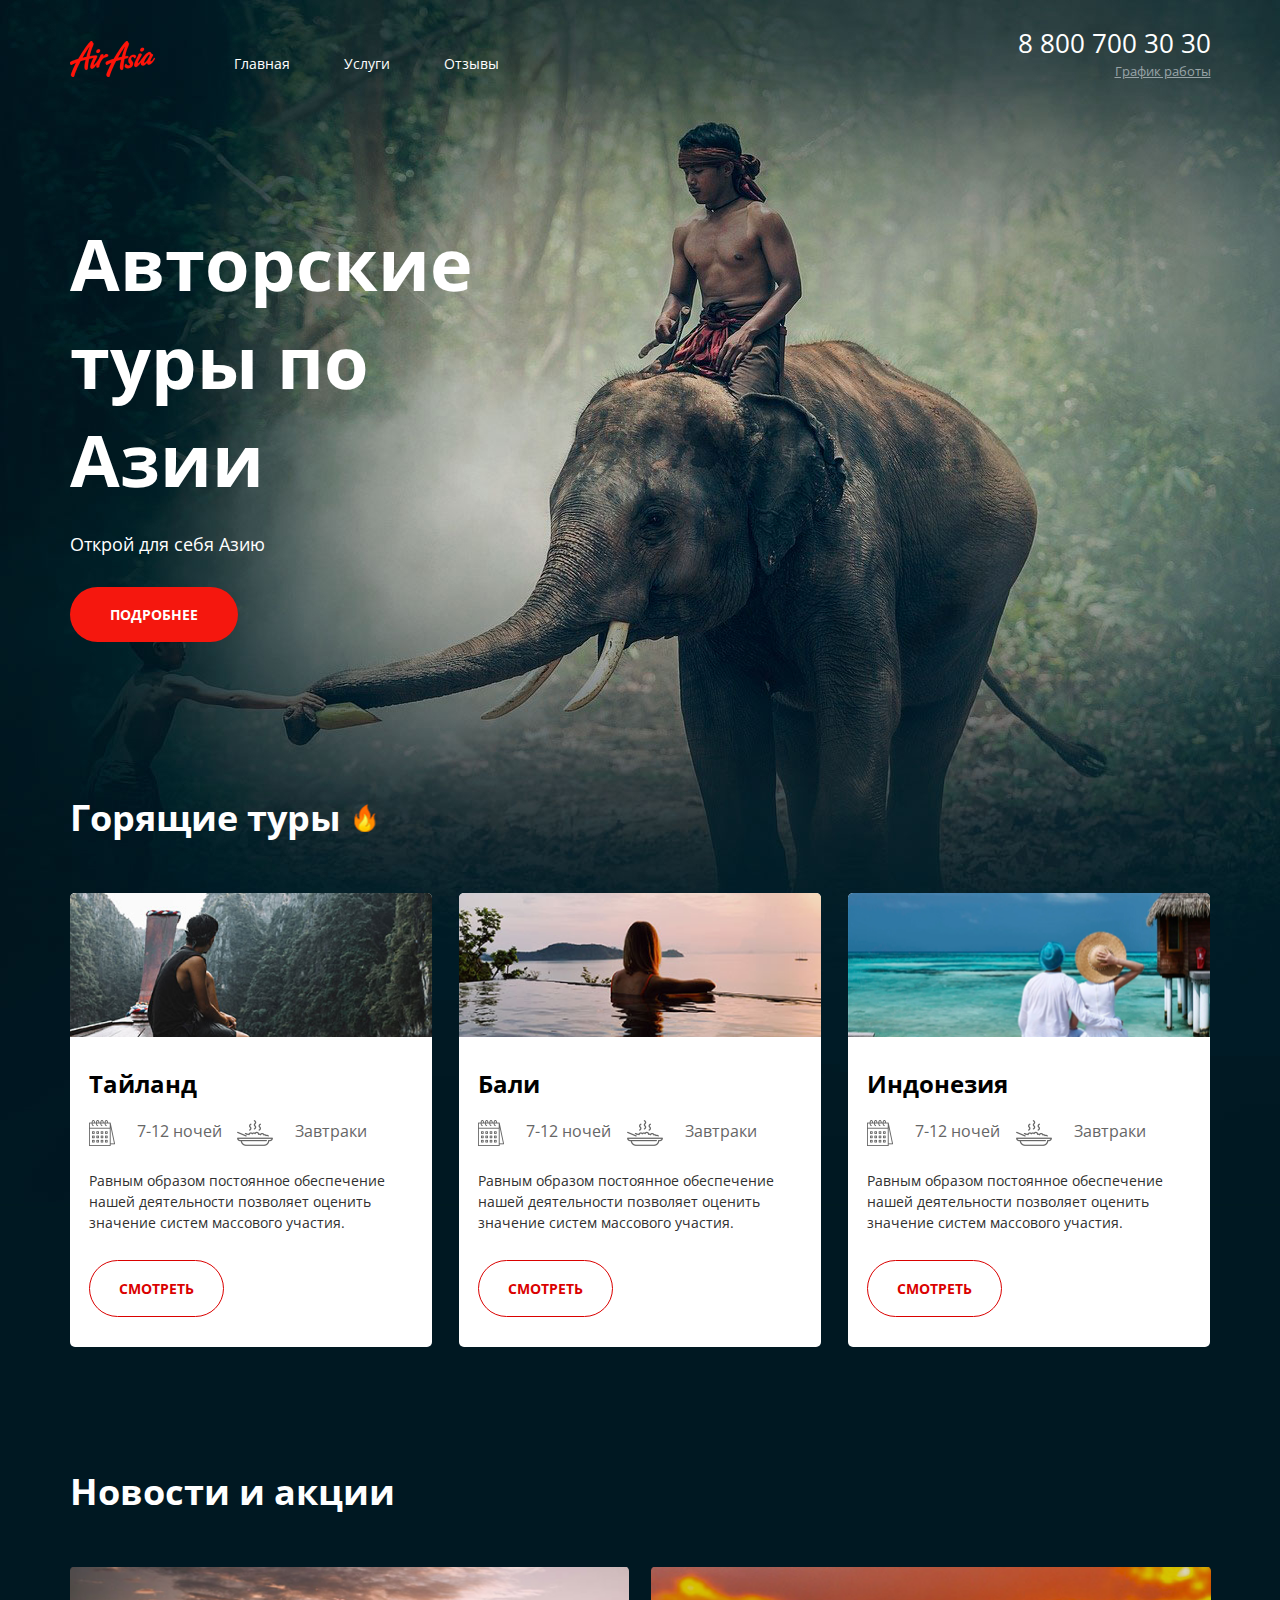
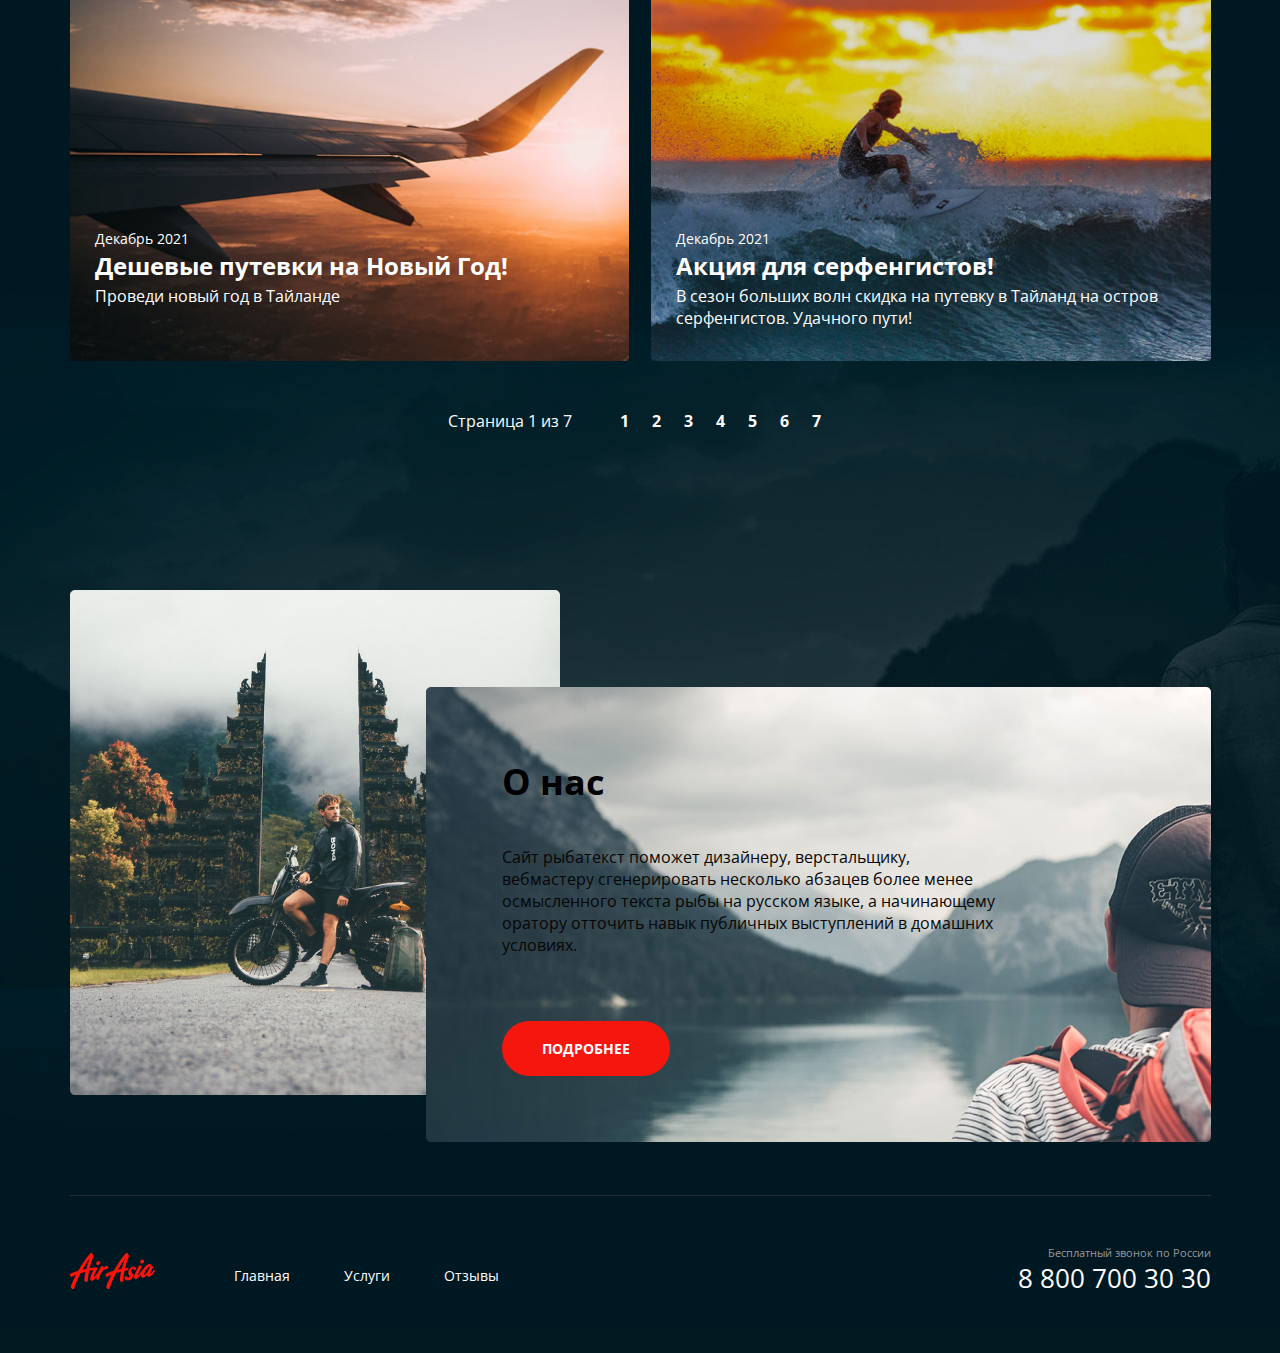
<file: air-asia/index.html>
<!DOCTYPE html>
<html lang="ru">
<head>
  <meta charset="UTF-8">
  <meta http-equiv="X-UA-Compatible" content="IE=edge">
  <meta name="viewport" content="width=1200, initial-scale=1.0">
  <title>Air Asia</title>
  <link rel="preconnect" href="https://fonts.googleapis.com">
  <link rel="preconnect" href="https://fonts.gstatic.com" crossorigin>
  <link href="https://fonts.googleapis.com/css2?family=Open+Sans:wght@400;700&display=swap" rel="stylesheet">
  <link rel="stylesheet" href="./css/main.css">
</head>
<body>
  <div class="wrapper wrapper--main">
    <div class="wrapper__content">
      <header class="header">
        <div class="container header__container">
          <div class="header__left">
            <a href="#" class="logo">
              <img src="./img/logo.png" alt="logo">
            </a>
            <nav class="menu">
              <ul class="menu__list">
                <li class="menu__item">
                  <a href="./index.html" class="menu__link">Главная</a>
                </li>
                <li class="menu__item">
                  <a href="./services.html" class="menu__link">Услуги</a>
                </li>
                <li class="menu__item">
                  <a href="./reviews.html" class="menu__link">Отзывы</a>
                </li>
              </ul>
            </nav>
          </div>
          <div class="header__right">
            <address class="contacts">
              <a href="tel:+78007003030" class="contacts__phone">8 800 700 30 30</a>
              <div class="dropdown">
                <div class="contacts__dropdown">График работы</div>
                <div class="dropdown__menu">
                  <div class="dropdown__list">
                    <div class="dropdown-triangle"></div>
                    <span class="dropdown__ilem dropdown__ilem--bold">пн-вс: 09:00 - 20:00</span>
                    <span class="dropdown__ilem">Обед: 14:00-14:30</span>
                  </div>
                </div>
              </div>
            </address>
          </div>
        </div>
      </header>
      <div class="maincontent">
        <section class="hello">
          <div class="container hello__container">
            <h1 class="hello__title">Авторские туры по Азии</h1>
            <div class="hello__text">Открой для себя Азию</div>
            <a href="#" class="button">Подробнее</a>
          </div>
        </section>

        <section class="offers">
          <div class="container">
            <h2 class="title title--fire">Горящие туры</h2>

            <ul class="offers__list">
              <li class="offers__item">
                <div class="offers__header">
                  <img src="./img/river.png" alt="river" class="offers__img">
                </div>
                <div class="offers__content">
                  <h4 class="offers__title">Тайланд</h4>
                  <div class="offers__features">
                    <div class="offers__feature">
                      <img src="./img/calendar.png" alt="calendar" class="offers__feature-icon">
                      <div class="offers__feature-text">7-12 ночей</div>
                    </div>
                    <div class="offers__feature">
                      <img src="./img/meal.png" alt="meal" class="offers__feature-icon">
                      <div class="offers__feature-text">Завтраки</div>
                    </div>
                  </div>
                  <p class="offers__text">
                    Равным образом постоянное обеспечение нашей деятельности позволяет оценить значение систем массового участия.
                  </p>
                  <a href="#" class="button button--offers button--light">Смотреть</a>
                </div>
              </li>

              <li class="offers__item">
                <div class="offers__header">
                  <img src="./img/pool.png" alt="pool" class="offers__img">
                </div>
                <div class="offers__content">
                  <h4 class="offers__title">Бали</h4>
                  <div class="offers__features">
                    <div class="offers__feature">
                      <img src="./img/calendar.png" alt="calendar" class="offers__feature-icon">
                      <div class="offers__feature-text">7-12 ночей</div>
                    </div>
                    <div class="offers__feature">
                      <img src="./img/meal.png" alt="meal" class="offers__feature-icon">
                      <div class="offers__feature-text">Завтраки</div>
                    </div>
                  </div>
                  <p class="offers__text">
                    Равным образом постоянное обеспечение нашей деятельности позволяет оценить значение систем массового участия.
                  </p>
                  <a href="#" class="button button--offers button--light">Смотреть</a>
                </div>
              </li>

              <li class="offers__item">
                <div class="offers__header">
                  <img src="./img/ocean.png" alt="ocean" class="offers__img">
                </div>
                <div class="offers__content">
                  <h4 class="offers__title">Индонезия</h4>
                  <div class="offers__features">
                    <div class="offers__feature">
                      <img src="./img/calendar.png" alt="calendar" class="offers__feature-icon">
                      <div class="offers__feature-text">7-12 ночей</div>
                    </div>
                    <div class="offers__feature">
                      <img src="./img/meal.png" alt="meal" class="offers__feature-icon">
                      <div class="offers__feature-text">Завтраки</div>
                    </div>
                  </div>
                  <p class="offers__text">
                    Равным образом постоянное обеспечение нашей деятельности позволяет оценить значение систем массового участия.
                  </p>
                  <a href="#" class="button button--offers button--light">Смотреть</a>
                </div>
              </li>
            </ul>
          </div>
        </section>

        <section class="news">
          <div class="container">
            <h2 class="title">Новости и акции</h2>
            <ul class="news">
              <li class="news__item single-news">
                <img src="./img/plain.png" alt="plain" class="single-news__img">
                <div class="single-news__content">
                  <time class="single-news__date">Декабрь 2021</time>
                  <div class="single-news__title">Дешевые путевки на Новый Год!</div>
                  <div class="single-news__text">Проведи новый год в Тайланде</div>
                </div>
              </li>

              <li class="news__item single-news">
                <img src="./img/Surfer.png" alt="surfer" class="single-news__img">
                <div class="single-news__content">
                  <time class="single-news__date">Декабрь 2021</time>
                  <div class="single-news__title">Акция для серфенгистов!</div>
                  <div class="single-news__text">В сезон больших волн скидка на путевку в Тайланд на остров серфенгистов. Удачного пути!</div>
                </div>
              </li>
            </ul>
          </div>
        </section>
        <div class="pagination">
          <div class="pagination__info">
            Страница 1 из 7
          </div>
          <ul class="pagination__list">
            <li class="pagination__item"> <a href="#" class="pagination__link">1</a></li>
            <li class="pagination__item"> <a href="#" class="pagination__link">2</a></li>
            <li class="pagination__item"> <a href="#" class="pagination__link">3</a></li>
            <li class="pagination__item"> <a href="#" class="pagination__link">4</a></li>
            <li class="pagination__item"> <a href="#" class="pagination__link">5</a></li>
            <li class="pagination__item"> <a href="#" class="pagination__link">6</a></li>
            <li class="pagination__item"> <a href="#" class="pagination__link">7</a></li>
          </ul>
        </div>

        <section class="about">
          <div class="container about__container">
            <img src="./img/gates.png" alt="gates" class="about__img">
            <div class="about__content">
                <img src="./img/mountains.png" alt="mountains" class="about__cover">
              <div class="about__info">
                <h2 class="title title--dark">О нас</h2>
                <p class="about__text">Сайт рыбатекст поможет дизайнеру, верстальщику, вебмастеру сгенерировать несколько абзацев более менее осмысленного текста рыбы на русском языке, а начинающему оратору отточить навык публичных выступлений в домашних условиях. </p>
                <a href="#" class="button">Подробнее</a>
              </div> 
            </div>
          </div>
        </section>
      </div>
    </div>

    <footer class="footer-container">
      <div class="container footer-container__content">
        <div class="footer">
          <div class="footer__col footer__col--align--left">  
            <a href="#" class="logo">
              <img src="./img/logo.png" alt="logo">
            </a>
            <nav class="menu">
              <ul class="menu__list">
                <li class="menu__item">
                  <a href="./index.html" class="menu__link">Главная</a>
                </li>
                <li class="menu__item">
                  <a href="./services.html" class="menu__link">Услуги</a>
                </li>
                <li class="menu__item">
                  <a href="./reviews.html" class="menu__link">Отзывы</a>
                </li>
              </ul>
            </nav>
          </div>
          <div class="footer__col footer__col--align--right">
            <ul class="social">
              <li class="social__item">
                <a href="#" class="social__link--tg">
                </a>
              </li>
              <li class="social__item">
                <a href="#" class="social__link--vk">
                </a>
              </li>
              <li class="social__item">
                <a href="#" class="social__link--fb">
                </a>
              </li>
              <li class="social__item">
                <a href="#" class="social__link--inst">
                </a>
              </li>
            </ul>
            <address class="contacts">
              <div class="contacts__desc">Бесплатный звонок по России</div>
              <h4>8 800 700 30 30</h4>
            </address>
          </div>
        </div>
      </div>
    </footer>
  </div>
</body>
</html>
</file>
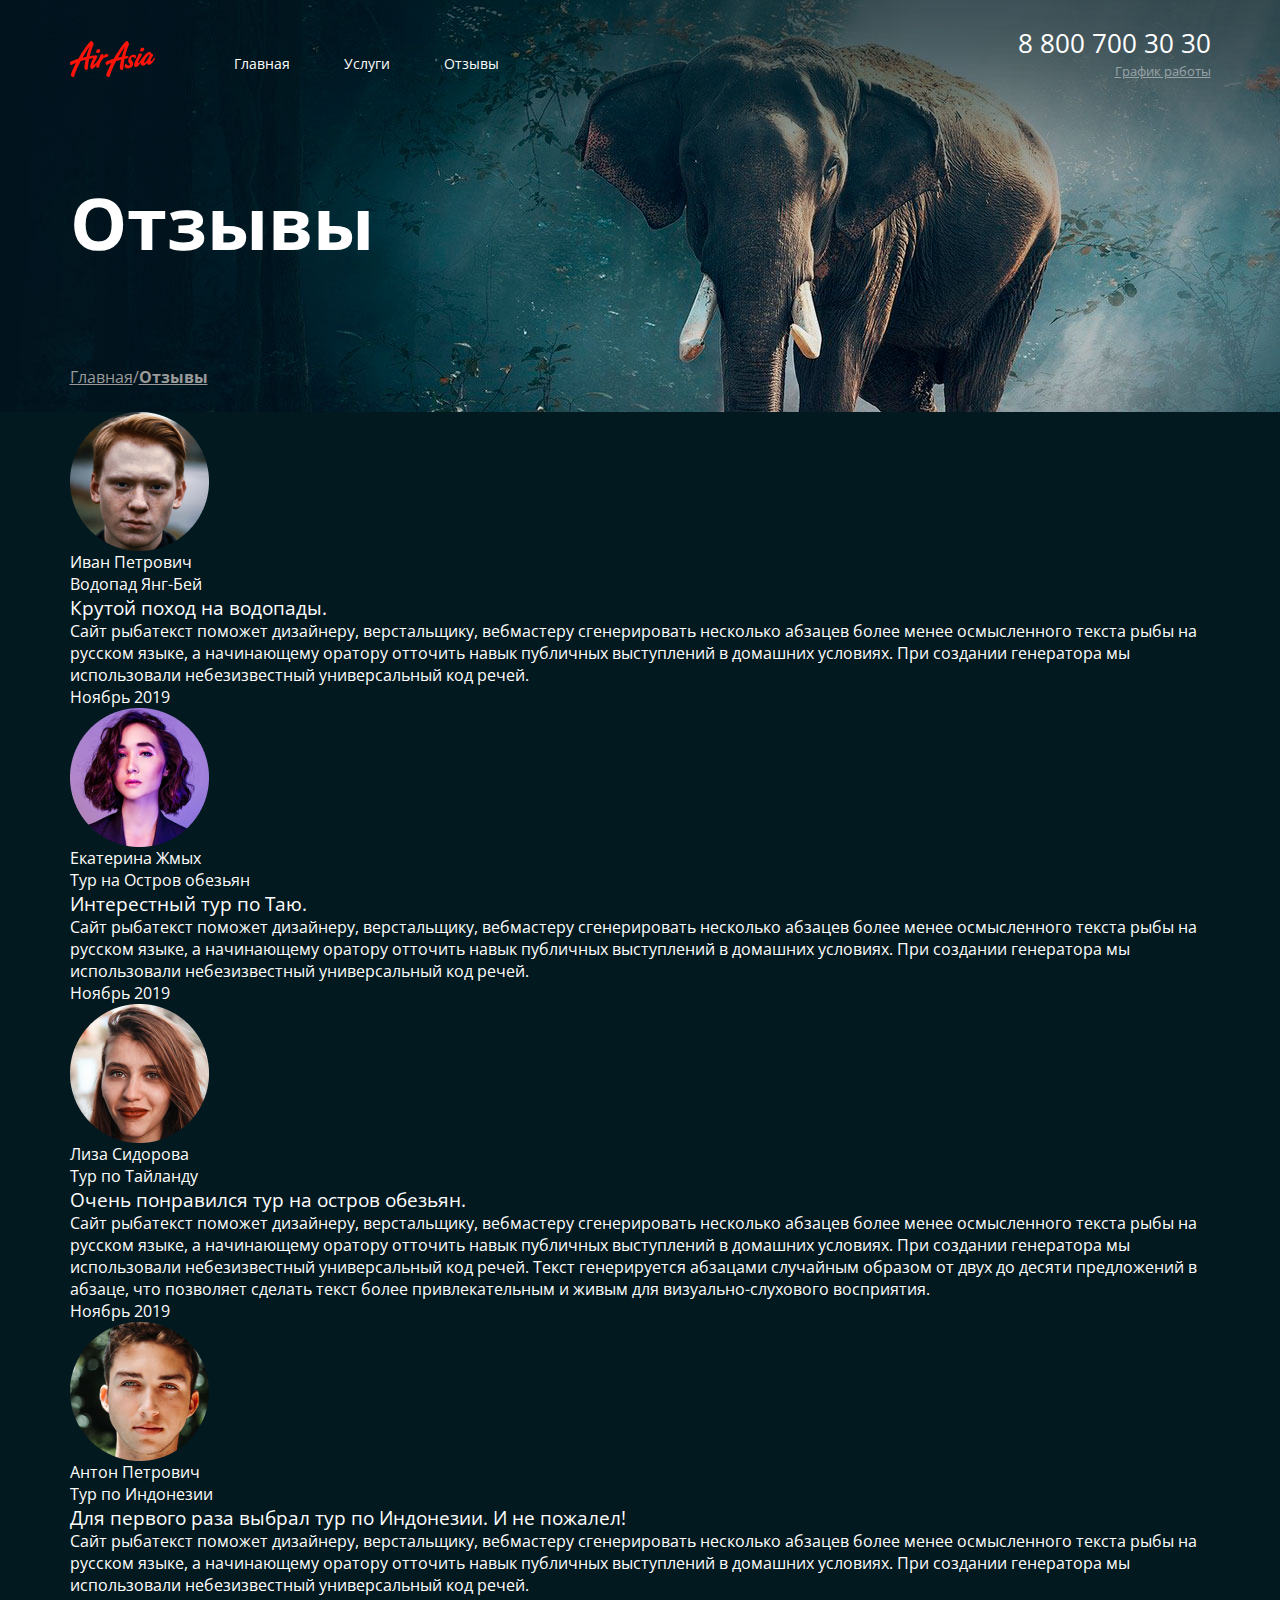
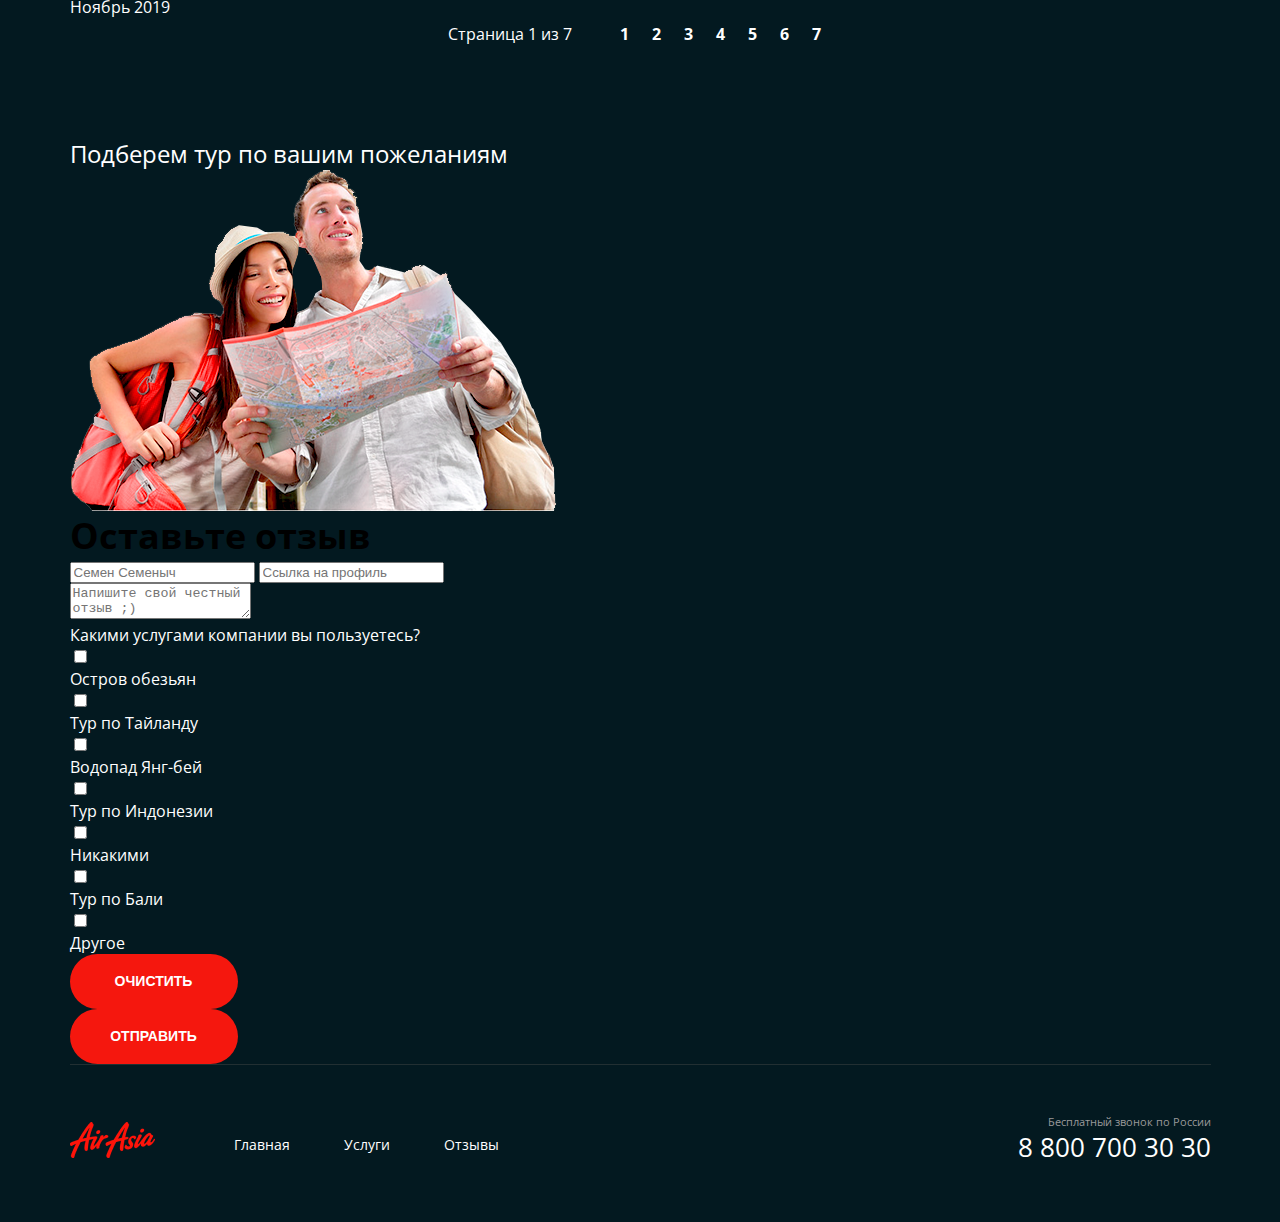
<file: air-asia/reviews.html>
<!DOCTYPE html>
<html lang="ru">
<head>
  <meta charset="UTF-8">
  <meta http-equiv="X-UA-Compatible" content="IE=edge">
  <meta name="viewport" content="width=1200, initial-scale=1.0">
  <title>Air Asia | Reviews</title>
  <link rel="preconnect" href="https://fonts.googleapis.com">
  <link rel="preconnect" href="https://fonts.gstatic.com" crossorigin>
  <link href="https://fonts.googleapis.com/css2?family=Open+Sans:wght@400;700&display=swap" rel="stylesheet">
  <link rel="stylesheet" href="./css/main.css">
</head>

<body>
  <div class="wrapper">
    <section class="top-line">
      <div class="container top-line__container">
        <header class="header services__header">
          <div class="container header__container">
            <div class="header__left">
              <a href="#" class="logo">
                <img src="./img/logo.png" alt="logo">
              </a>
              <nav class="menu">
                <ul class="menu__list">
                  <li class="menu__item">
                    <a href="./index.html" class="menu__link">Главная</a>
                  </li>
                  <li class="menu__item">
                    <a href="./services.html" class="menu__link">Услуги</a>
                  </li>
                  <li class="menu__item">
                    <a href="./reviews.html" class="menu__link">Отзывы</a>
                  </li>
                </ul>
              </nav>
            </div>
            <div class="header__right">
              <address class="contacts">
                <a href="tel:+78007003030" class="contacts__phone">8 800 700 30 30</a>
                <div class="dropdown">
                  <div class="contacts__dropdown">График работы</div>
                  <div class="dropdown__menu">
                    <div class="dropdown__list">
                      <div class="dropdown-triangle"></div>
                      <span class="dropdown__ilem dropdown__ilem--bold">пн-вс: 09:00 - 20:00</span>
                      <span class="dropdown__ilem">Обед: 14:00-14:30</span>
                    </div>
                  </div>
                </div>
              </address>
            </div>
          </div>
        </header>
        <h1 class="page__title">Отзывы</h1>
        <nav class="breadcrumbs">
          <ul class="breadcrumb__list">
            <li class="breadcrumb__item">
              <a href="./index.html" class="breadcrumb__link">Главная</a>
            </li>
            <li class="breadcrumb__item breadcrumb__item--active">
              <a href="./reviews.html" class="breadcrumb__link">Отзывы</a>
            </li>
          </ul>
        </nav>
      </div>
    </section>

    <main class="page-content">
      <div class="container reviews__container">
        <ul class="reviews__list">
          <li class="reviews__item review">
            <div class="review__header">
              <div class="review__photo">
                <div class="review__avatar">
                  <img src="./img/ivan.png" alt="" class="avatar__img">
                </div>
              </div>
              <div class="review__userdata">
                <a href="#" class="review__user">Иван Петрович</a>
                <ul class="revivew__tags">
                  <li class="revivew__tag-item tag tag--bg--green">Водопад Янг-Бей</li>
                </ul>
              </div>
            </div>
            <div class="review__content">
              <h3 class="review__title">Крутой поход на водопады.</h3>
              <div class="review__content--text">
                <p>
                  Сайт рыбатекст поможет дизайнеру, верстальщику, вебмастеру сгенерировать несколько абзацев более менее осмысленного текста рыбы на русском языке, а начинающему оратору отточить навык публичных выступлений в домашних условиях. При создании генератора мы использовали небезизвестный универсальный код речей. 
                </p>
              </div>
              <time class="review__date">Ноябрь 2019</time>
            </div>
          </li>
          <li class="reviews__item review">
            <div class="review__header">
              <div class="review__photo">
                <div class="review__avatar">
                  <img src="./img/ekaterina.png" alt="" class="avatar__img">
                </div>
              </div>
              <div class="review__userdata">
                <a href="#" class="review__user">Екатерина Жмых</a>
                <ul class="revivew__tags">
                  <li class="revivew__tag-item tag tag--bg--green">Тур на Остров обезьян</li>
                </ul>
              </div>
            </div>
            <div class="review__content">
              <h3 class="review__title">Интерестный тур по Таю.</h3>
              <div class="review__content--text">
                <p>
                  Сайт рыбатекст поможет дизайнеру, верстальщику, вебмастеру сгенерировать несколько абзацев более менее осмысленного текста рыбы на русском языке, а начинающему оратору отточить навык публичных выступлений в домашних условиях. При создании генератора мы использовали небезизвестный универсальный код речей. 
                </p>
              </div>
              <time class="review__date">Ноябрь 2019</time>
            </div>
          </li>
          <li class="reviews__item review">
            <div class="review__header">
              <div class="review__photo">
                <div class="review__avatar">
                  <img src="./img/lisa.png" alt="" class="avatar__img">
                </div>
              </div>
              <div class="review__userdata">
                <a href="#" class="review__user">Лиза Сидорова</a>
                <ul class="revivew__tags">
                  <li class="revivew__tag-item tag tag--bg--green">Тур по Тайланду</li>
                </ul>
              </div>
            </div>
            <div class="review__content">
              <h3 class="review__title review__title--left ">Очень понравился тур на остров обезьян.</h3>
              <div class="review__content--text">
                <p>
                  Сайт рыбатекст поможет дизайнеру, верстальщику, вебмастеру сгенерировать несколько абзацев более менее осмысленного текста рыбы на русском языке, а начинающему оратору отточить навык публичных выступлений в домашних условиях. При создании генератора мы использовали небезизвестный универсальный код речей. Текст генерируется абзацами случайным образом от двух до десяти предложений в абзаце, что позволяет сделать текст более привлекательным и живым для визуально-слухового восприятия.
                </p>
              </div>
              <time class="review__date">Ноябрь 2019</time>
            </div>
          </li>
          <li class="reviews__item review">
            <div class="review__header">
              <div class="review__photo">
                <div class="review__avatar">
                  <img src="./img/anton.png" alt="" class="avatar__img">
                </div>
              </div>
              <div class="review__userdata">
                <a href="#" class="review__user">Антон Петрович</a>
                <ul class="revivew__tags">
                  <li class="revivew__tag-item tag tag--bg--green">Тур по Индонезии</li>
                </ul>
              </div>
            </div>
            <div class="review__content">
              <h3 class="review__title review__title--left">Для первого раза выбрал тур по Индонезии. И не пожалел!</h3>
              <div class="review__content--text">
                <p>
                  Сайт рыбатекст поможет дизайнеру, верстальщику, вебмастеру сгенерировать несколько абзацев более менее осмысленного текста рыбы на русском языке, а начинающему оратору отточить навык публичных выступлений в домашних условиях. При создании генератора мы использовали небезизвестный универсальный код речей. 
                </p>
              </div>
              <time class="review__date">Ноябрь 2019</time>
            </div>
          </li>
        </ul>

        <div class="pagination pagination--lite">
          <div class="pagination__info">
            Страница 1 из 7
          </div>
          <ul class="pagination__list">
            <li class="pagination__item pagination__item--red"> <a href="#" class="pagination__link">1</a></li>
            <li class="pagination__item pagination__item--red"> <a href="#" class="pagination__link">2</a></li>
            <li class="pagination__item pagination__item--red"> <a href="#" class="pagination__link">3</a></li>
            <li class="pagination__item pagination__item--red"> <a href="#" class="pagination__link">4</a></li>
            <li class="pagination__item pagination__item--red"> <a href="#" class="pagination__link">5</a></li>
            <li class="pagination__item pagination__item--red"> <a href="#" class="pagination__link">6</a></li>
            <li class="pagination__item pagination__item--red"> <a href="#" class="pagination__link">7</a></li>
          </ul>
        </div>
      </div>
    </main>

    <section class="separator">
      <div class="container">
        <div class="separator__content">
          <h2 class="separator__title">
            Подберем тур по вашим пожеланиям
          </h2>
          <img src="./img/family.png" alt="" class="separator__img">
        </div>
      </div>
    </section>

    <section class="inner-section inner-section--bg--grey">
      <div class="container container__controls">
        <h2 class="title inner-section__title title--dark">Оставьте отзыв</h2>
        <form class="form">
          <div class="form__row">
            <input type="text" placeholder="Семен Семеныч" class="form__input">
            <input type="text" placeholder="Ссылка на профиль" class="form__input">
          </div>
          <div class="form__row">
            <textarea  placeholder="Напишите свой честный отзыв ;)" class="form__input form__input--textarea"></textarea>
          </div>
          <div class="form__controls">
            <div class="form__controls-title">Какими услугами компании вы пользуетесь?</div>
            <ul class="controls">
              <li class="controls__item">
                <label class="controls__elem">
                  <input type="checkbox" class="controls__checkbox">
                  <div class="tag controls__tag">Остров обезьян</div>
                </label>
              </li>
              <li class="controls__item">
                <label class="controls__elem">
                  <input type="checkbox" class="controls__checkbox">
                  <div class="tag controls__tag">Тур по Тайланду</div>
                </label>
              </li>
              <li class="controls__item">
                <label class="controls__elem">
                  <input type="checkbox" class="controls__checkbox">
                  <div class="tag controls__tag">Водопад Янг-бей</div>
                </label>
              </li>
              <li class="controls__item">
                <label class="controls__elem">
                  <input type="checkbox" class="controls__checkbox">
                  <div class="tag controls__tag">Тур по Индонезии</div>
                </label>
              </li>
              <li class="controls__item">
                <label class="controls__elem">
                  <input type="checkbox" class="controls__checkbox">
                  <div class="tag controls__tag">Никакими</div>
                </label>
              </li>
              <li class="controls__item">
                <label class="controls__elem">
                  <input type="checkbox" class="controls__checkbox">
                  <div class="tag controls__tag">Тур по Бали</div>
                </label>
              </li>
              <li class="controls__item">
                <label class="controls__elem">
                  <input type="checkbox" class="controls__checkbox">
                  <div class="tag controls__tag">Другое</div>
                </label>
              </li>
            </ul>
          </div>
          <div class="form__btns">
            <button type="reset" class="button form__button button--color--black">Очистить</button>
            <button type="submit" class="button form__button">Отправить</button>
          </div>
        </form>
      </div>    
    </section>
    
    <footer class="footer-container">
      <div class="container footer-container__content">
        <div class="footer">
          <div class="footer__col footer__col--align--left">  
            <a href="#" class="logo">
              <img src="./img/logo.png" alt="logo">
            </a>
            <nav class="menu">
              <ul class="menu__list">
                <li class="menu__item">
                  <a href="./index.html" class="menu__link">Главная</a>
                </li>
                <li class="menu__item">
                  <a href="./services.html" class="menu__link">Услуги</a>
                </li>
                <li class="menu__item">
                  <a href="./reviews.html" class="menu__link">Отзывы</a>
                </li>
              </ul>
            </nav>
          </div>
          <div class="footer__col footer__col--align--right">
            <ul class="social">
              <li class="social__item">
                <a href="#" class="social__link--tg">
                </a>
              </li>
              <li class="social__item">
                <a href="#" class="social__link--vk">
                </a>
              </li>
              <li class="social__item">
                <a href="#" class="social__link--fb">
                </a>
              </li>
              <li class="social__item">
                <a href="#" class="social__link--inst">
                </a>
              </li>
            </ul>
            <address class="contacts">
              <div class="contacts__desc">Бесплатный звонок по России</div>
              <h4>8 800 700 30 30</h4>
            </address>
          </div>
        </div>
      </div>
    </footer>

  </div>
</body>


</html>
</file>
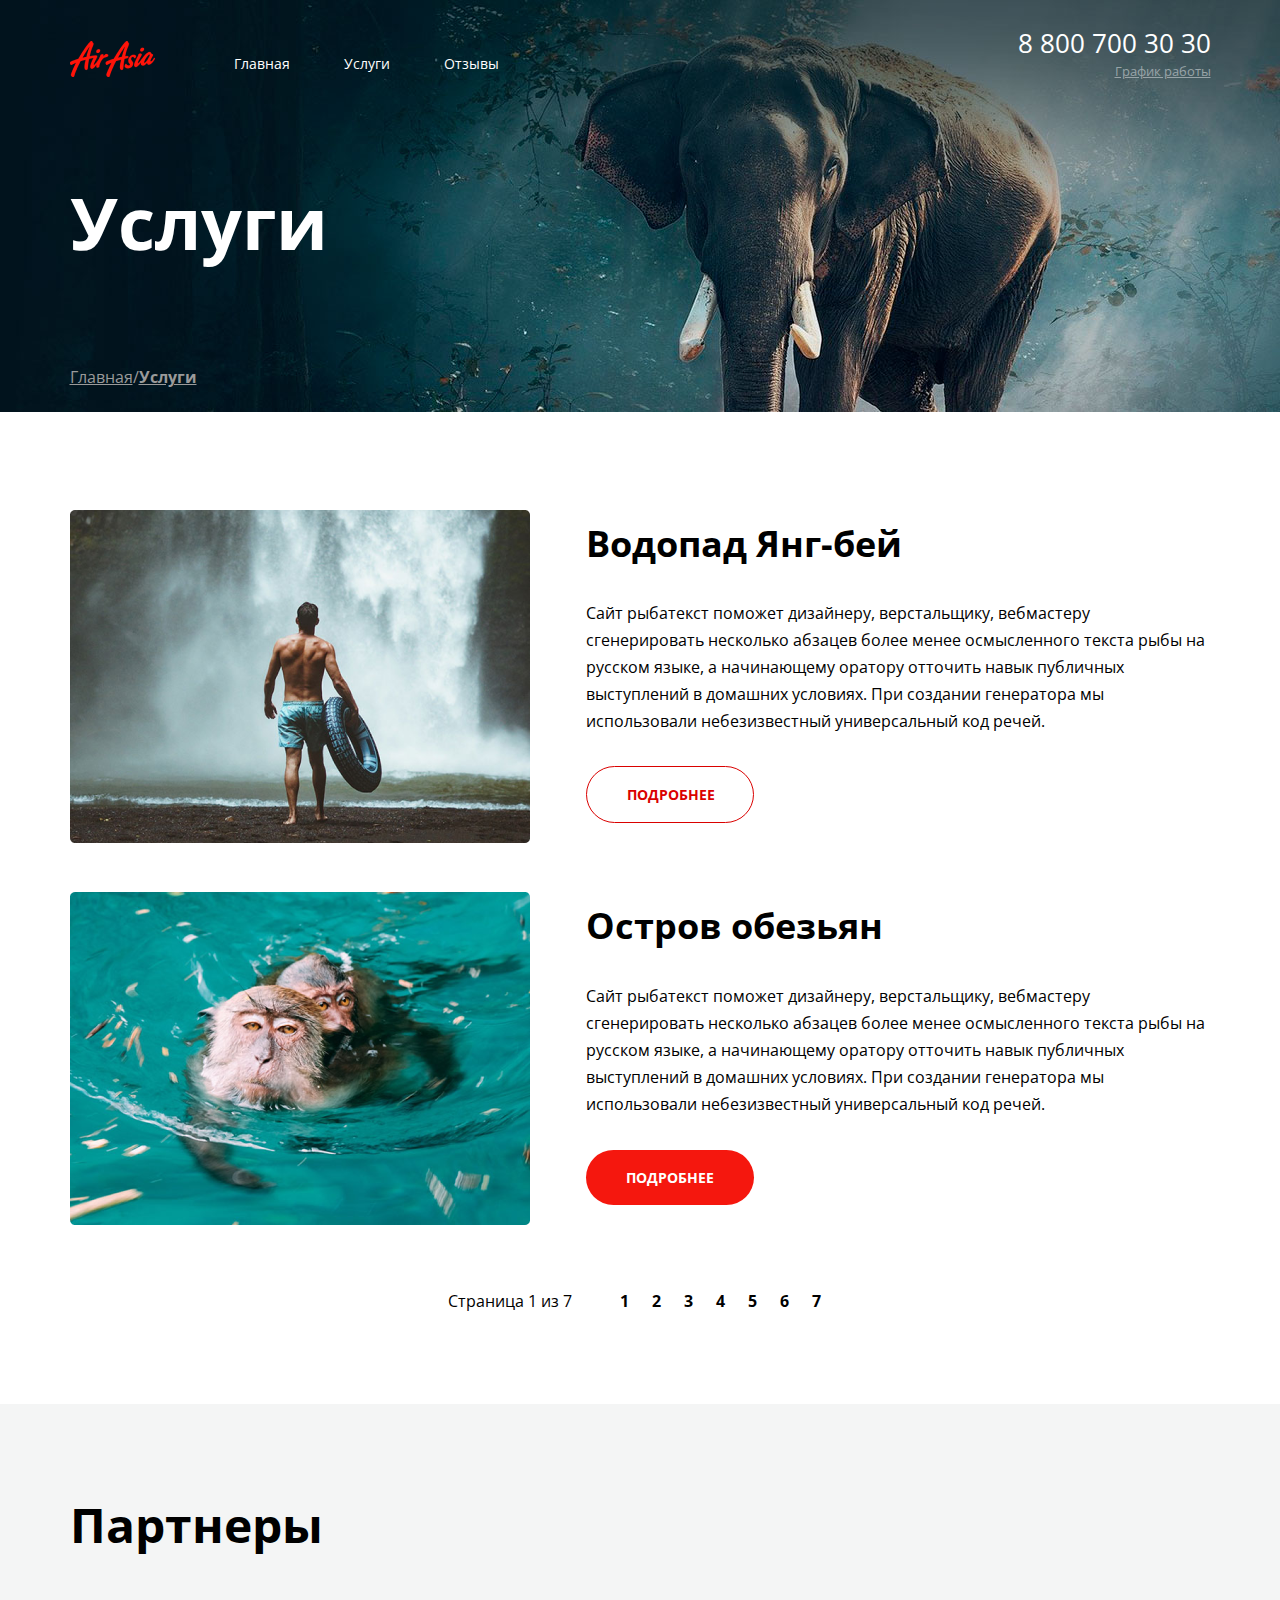
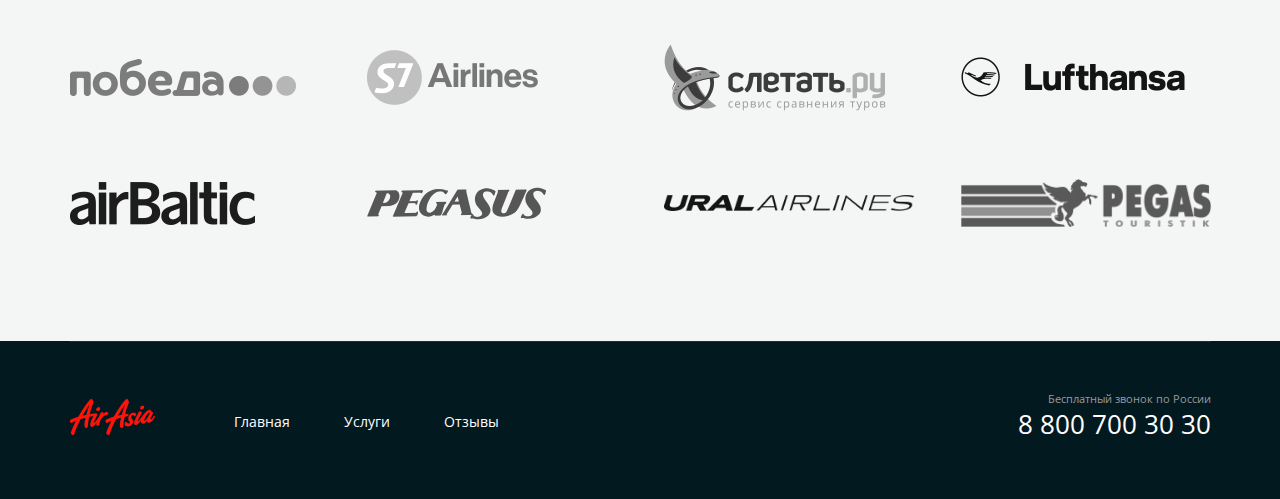
<file: air-asia/services.html>
<!DOCTYPE html>
<html lang="ru">
<head>
  <meta charset="UTF-8">
  <meta http-equiv="X-UA-Compatible" content="IE=edge">
  <meta name="viewport" content="width=1200, initial-scale=1.0">
  <title>Air Asia | Services</title>
  <link rel="preconnect" href="https://fonts.googleapis.com">
  <link rel="preconnect" href="https://fonts.gstatic.com" crossorigin>
  <link href="https://fonts.googleapis.com/css2?family=Open+Sans:wght@400;700&display=swap" rel="stylesheet">
  <link rel="stylesheet" href="./css/main.css">
</head>

<body>
  <div class="wrapper">
    <section class="top-line">
      <div class="container top-line__container">
        <header class="header services__header">
          <div class="container header__container">
            <div class="header__left">
              <a href="#" class="logo">
                <img src="./img/logo.png" alt="logo">
              </a>
              <nav class="menu">
                <ul class="menu__list">
                  <li class="menu__item">
                    <a href="./index.html" class="menu__link">Главная</a>
                  </li>
                  <li class="menu__item">
                    <a href="./services.html" class="menu__link">Услуги</a>
                  </li>
                  <li class="menu__item">
                    <a href="./reviews.html" class="menu__link">Отзывы</a>
                  </li>
                </ul>
              </nav>
            </div>
            <div class="header__right">
              <address class="contacts">
                <a href="tel:+78007003030" class="contacts__phone">8 800 700 30 30</a>
                <div class="dropdown">
                  <div class="contacts__dropdown">График работы</div>
                  <div class="dropdown__menu">
                    <div class="dropdown__list">
                      <div class="dropdown-triangle"></div>
                      <span class="dropdown__ilem dropdown__ilem--bold">пн-вс: 09:00 - 20:00</span>
                      <span class="dropdown__ilem">Обед: 14:00-14:30</span>
                    </div>
                  </div>
                </div>
              </address>
            </div>
          </div>
        </header>
        <h1 class="page__title">Услуги</h1>
        <nav class="breadcrumbs">
          <ul class="breadcrumb__list">
            <li class="breadcrumb__item">
              <a href="./index.html" class="breadcrumb__link">Главная</a>
            </li>
            <li class="breadcrumb__item breadcrumb__item--active">
              <a href="./services.html" class="breadcrumb__link">Услуги</a>
            </li>
          </ul>
        </nav>
      </div>
    </section>

    <section class="services">
      <div class="container services__container">
        <ul class="services__list">
          <li class="serices__item">
            <img src="./img/waterfall.png" alt="waterfall" class="services__img">
            <div class="services__content">
              <h2 class="title title--dark">Водопад Янг-бей</h2>
              <p class="services__text">Сайт рыбатекст поможет дизайнеру, верстальщику, вебмастеру сгенерировать несколько абзацев более менее осмысленного текста рыбы на русском языке, а начинающему оратору отточить навык публичных выступлений в домашних условиях. При создании генератора мы использовали небезизвестный универсальный код речей.</p>
              <a href="#" class="button button--light">Подробнее</a>
            </div>
          </li>
          <li class="serices__item">
            <img src="./img/monkeys.png" alt="monkeys" class="services__img">
            <div class="services__content">
              <h2 class="title title--dark">Остров обезьян</h2>
              <p class="services__text">Сайт рыбатекст поможет дизайнеру, верстальщику, вебмастеру сгенерировать несколько абзацев более менее осмысленного текста рыбы на русском языке, а начинающему оратору отточить навык публичных выступлений в домашних условиях. При создании генератора мы использовали небезизвестный универсальный код речей.</p>
              <a href="#" class="button">Подробнее</a>
            </div>
          </li>
        </ul>
        <div class="pagination pagination--lite">
          <div class="pagination__info">
            Страница 1 из 7
          </div>
          <ul class="pagination__list">
            <li class="pagination__item pagination__item--red"> <a href="#" class="pagination__link">1</a></li>
            <li class="pagination__item pagination__item--red"> <a href="#" class="pagination__link">2</a></li>
            <li class="pagination__item pagination__item--red"> <a href="#" class="pagination__link">3</a></li>
            <li class="pagination__item pagination__item--red"> <a href="#" class="pagination__link">4</a></li>
            <li class="pagination__item pagination__item--red"> <a href="#" class="pagination__link">5</a></li>
            <li class="pagination__item pagination__item--red"> <a href="#" class="pagination__link">6</a></li>
            <li class="pagination__item pagination__item--red"> <a href="#" class="pagination__link">7</a></li>
          </ul>
        </div>
      </div>
    </section>

    <section class="partners">
      <div class="container partners__container">
        <h2 class="title partners__title title--dark">Партнеры</h2>
        <ul class="partners__list--top">
          <li class="partners__item">
            <a href="#" class="partners__link">
              <img src="./img/pobeda.png" alt="pobeda" class="partners__logo">
            </a>
          </li>
          <li class="partners__item">
            <a href="#" class="partners__link">
              <img src="./img/s7.png" alt="s7" class="partners__logo">
            </a>
          </li>
          <li class="partners__item">
            <a href="#" class="partners__link">
              <img src="./img/lets-fly.png" alt="lets-fly" class="partners__logo">
            </a>
          </li>
          <li class="partners__item">
            <a href="#" class="partners__link">
              <img src="./img/lufthansa.png" alt="lufthansa" class="partners__logo">
            </a>
          </li>
        </ul>
        <ul class="partners__list--down">
          <li class="partners__item">
            <a href="#" class="partners__link">
              <img src="./img/airbaltic.png" alt="airbaltic" class="partners__logo">
            </a>
          </li>
          <li class="partners__item">
            <a href="#" class="partners__link">
              <img src="./img/pegasus.png" alt="pegasus" class="partners__logo">
            </a>
          </li>
          <li class="partners__item">
            <a href="#" class="partners__link">
              <img src="./img/ural.png" alt="ural" class="partners__logo">
            </a>
          </li>
          <li class="partners__item">
            <a href="#" class="partners__link">
              <img src="./img/pegas.png" alt="pegas" class="partners__logo">
            </a>
          </li>
        </ul>
      </div>
    </section>

    <footer class="footer-container">
      <div class="container footer-container__content">
        <div class="footer">
          <div class="footer__col footer__col--align--left">  
            <a href="#" class="logo">
              <img src="./img/logo.png" alt="logo">
            </a>
            <nav class="menu">
              <ul class="menu__list">
                <li class="menu__item">
                  <a href="./index.html" class="menu__link">Главная</a>
                </li>
                <li class="menu__item">
                  <a href="./services.html" class="menu__link">Услуги</a>
                </li>
                <li class="menu__item">
                  <a href="./reviews.html" class="menu__link">Отзывы</a>
                </li>
              </ul>
            </nav>
          </div>
          <div class="footer__col footer__col--align--right">
            <ul class="social">
              <li class="social__item">
                <a href="#" class="social__link--tg">
                </a>
              </li>
              <li class="social__item">
                <a href="#" class="social__link--vk">
                </a>
              </li>
              <li class="social__item">
                <a href="#" class="social__link--fb">
                </a>
              </li>
              <li class="social__item">
                <a href="#" class="social__link--inst">
                </a>
              </li>
            </ul>
            <address class="contacts">
              <div class="contacts__desc">Бесплатный звонок по России</div>
              <h4>8 800 700 30 30</h4>
            </address>
          </div>
        </div>
      </div>
    </footer>

  </div>
</body>
</html>
</file>
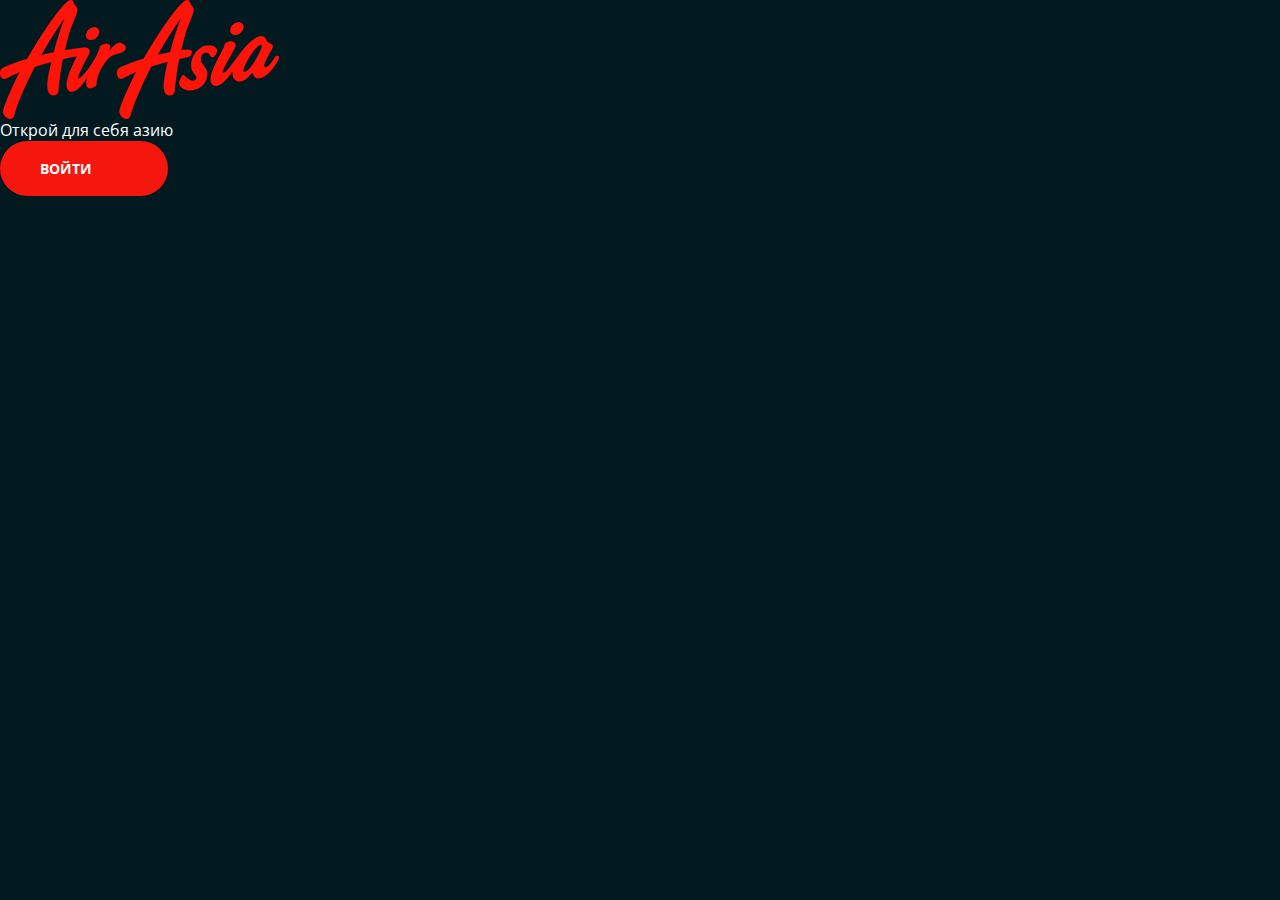
<file: air-asia/welcome.html>
<!DOCTYPE html>
<html lang="ru">
<head>
  <meta charset="UTF-8">
  <meta http-equiv="X-UA-Compatible" content="IE=edge">
  <meta name="viewport" content="width=1200, initial-scale=1.0">
  <title>Air Asia | Welcome Page</title>
  <link rel="preconnect" href="https://fonts.googleapis.com">
  <link rel="preconnect" href="https://fonts.gstatic.com" crossorigin>
  <link href="https://fonts.googleapis.com/css2?family=Open+Sans:wght@400;700&display=swap" rel="stylesheet">
  <link rel="stylesheet" href="./css/main.css">
</head>

<body>
  <div class="wrapper wrapper__welcome">
    <section class="welcome">
      <div class="container__welcome">
        <img src="./img/big-logo.png" alt="" class="big-logo">
        <div class="text__welcome">Открой для себя азию</div>
      </div>
      <a href="./index.html" class="button button--welcome">Войти</a>
    </section>
  </div>
</body>
</file>
<file: air-asia/css/main.css>
@import url(./blocks/base.css);
@import url(./blocks/header.css);
@import url(./blocks/body.css);
@import url(./blocks/news.css);
@import url(./blocks/pagination.css);
@import url(./blocks/about.css);
@import url(./blocks/footer.css);
@import url(./blocks/services_header.css);
@import url(./blocks/services-main.css);
@import url(./blocks/partners.css);
</file>
